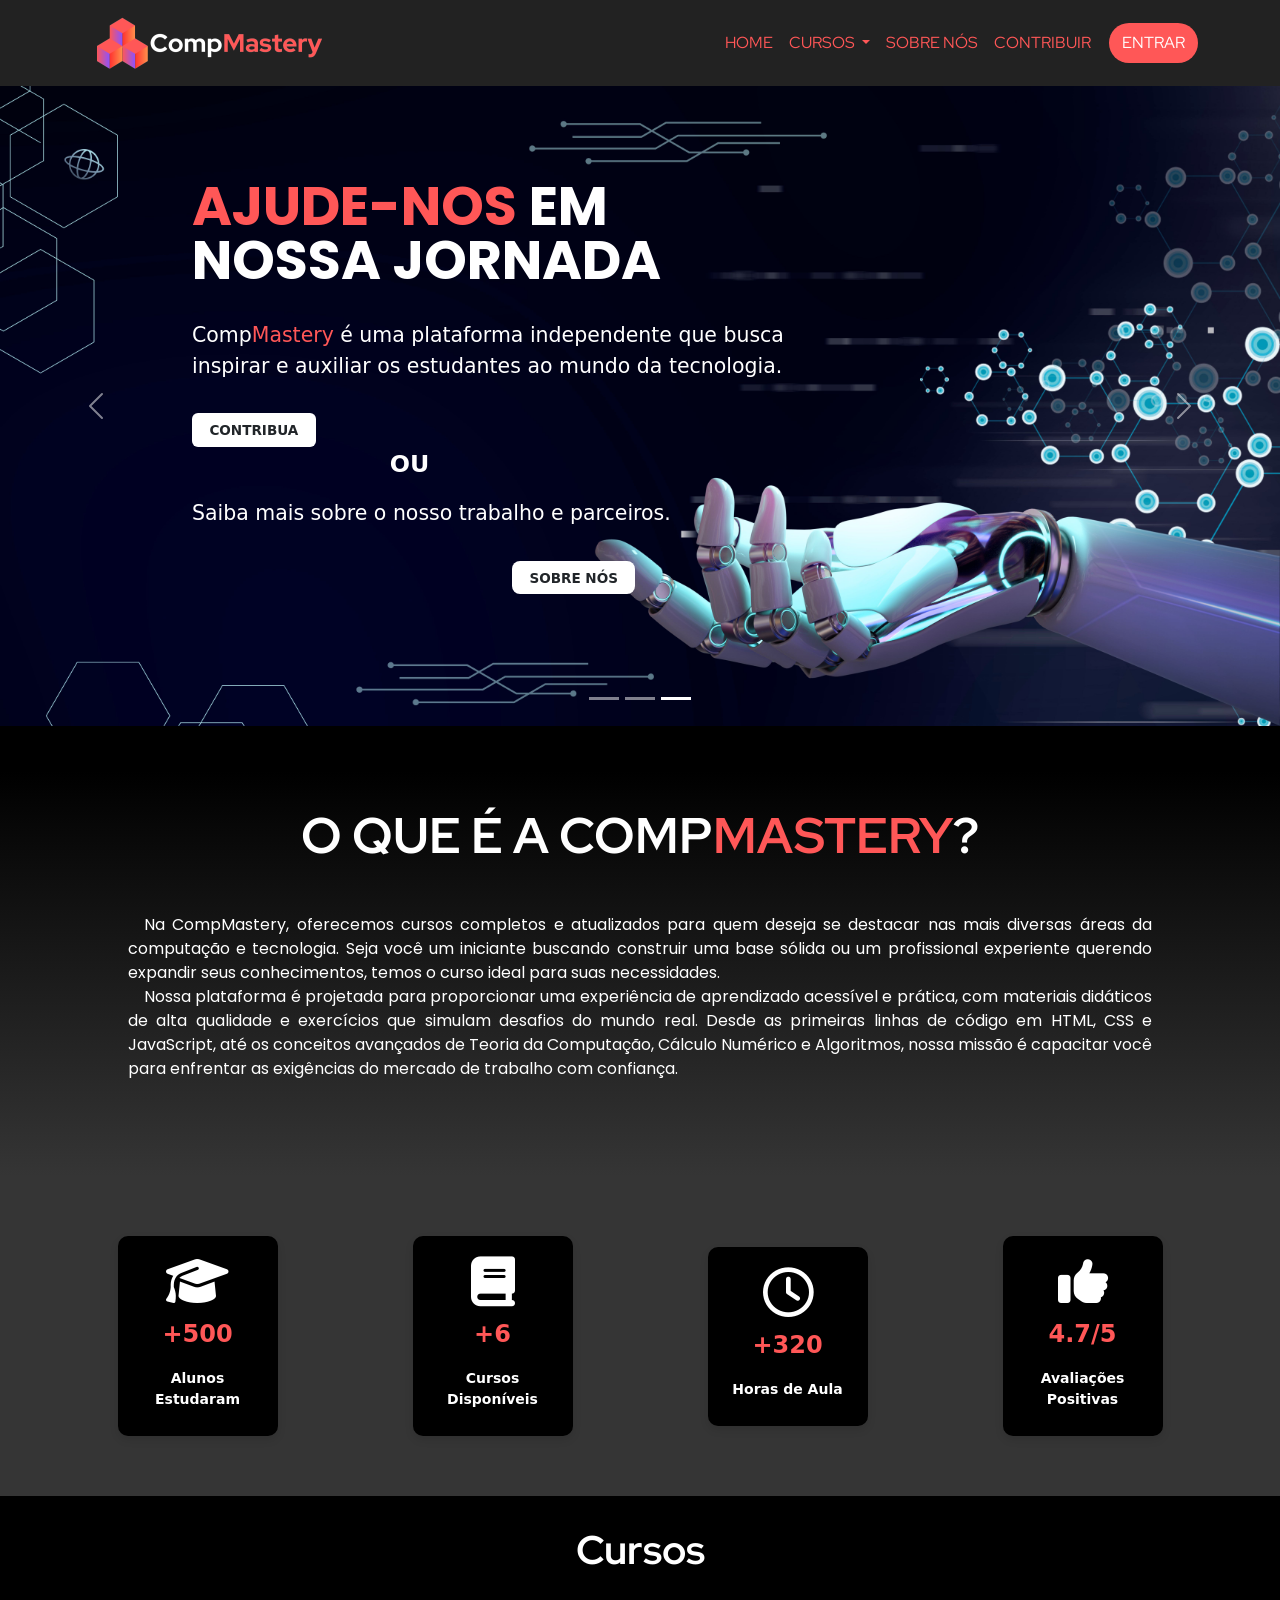
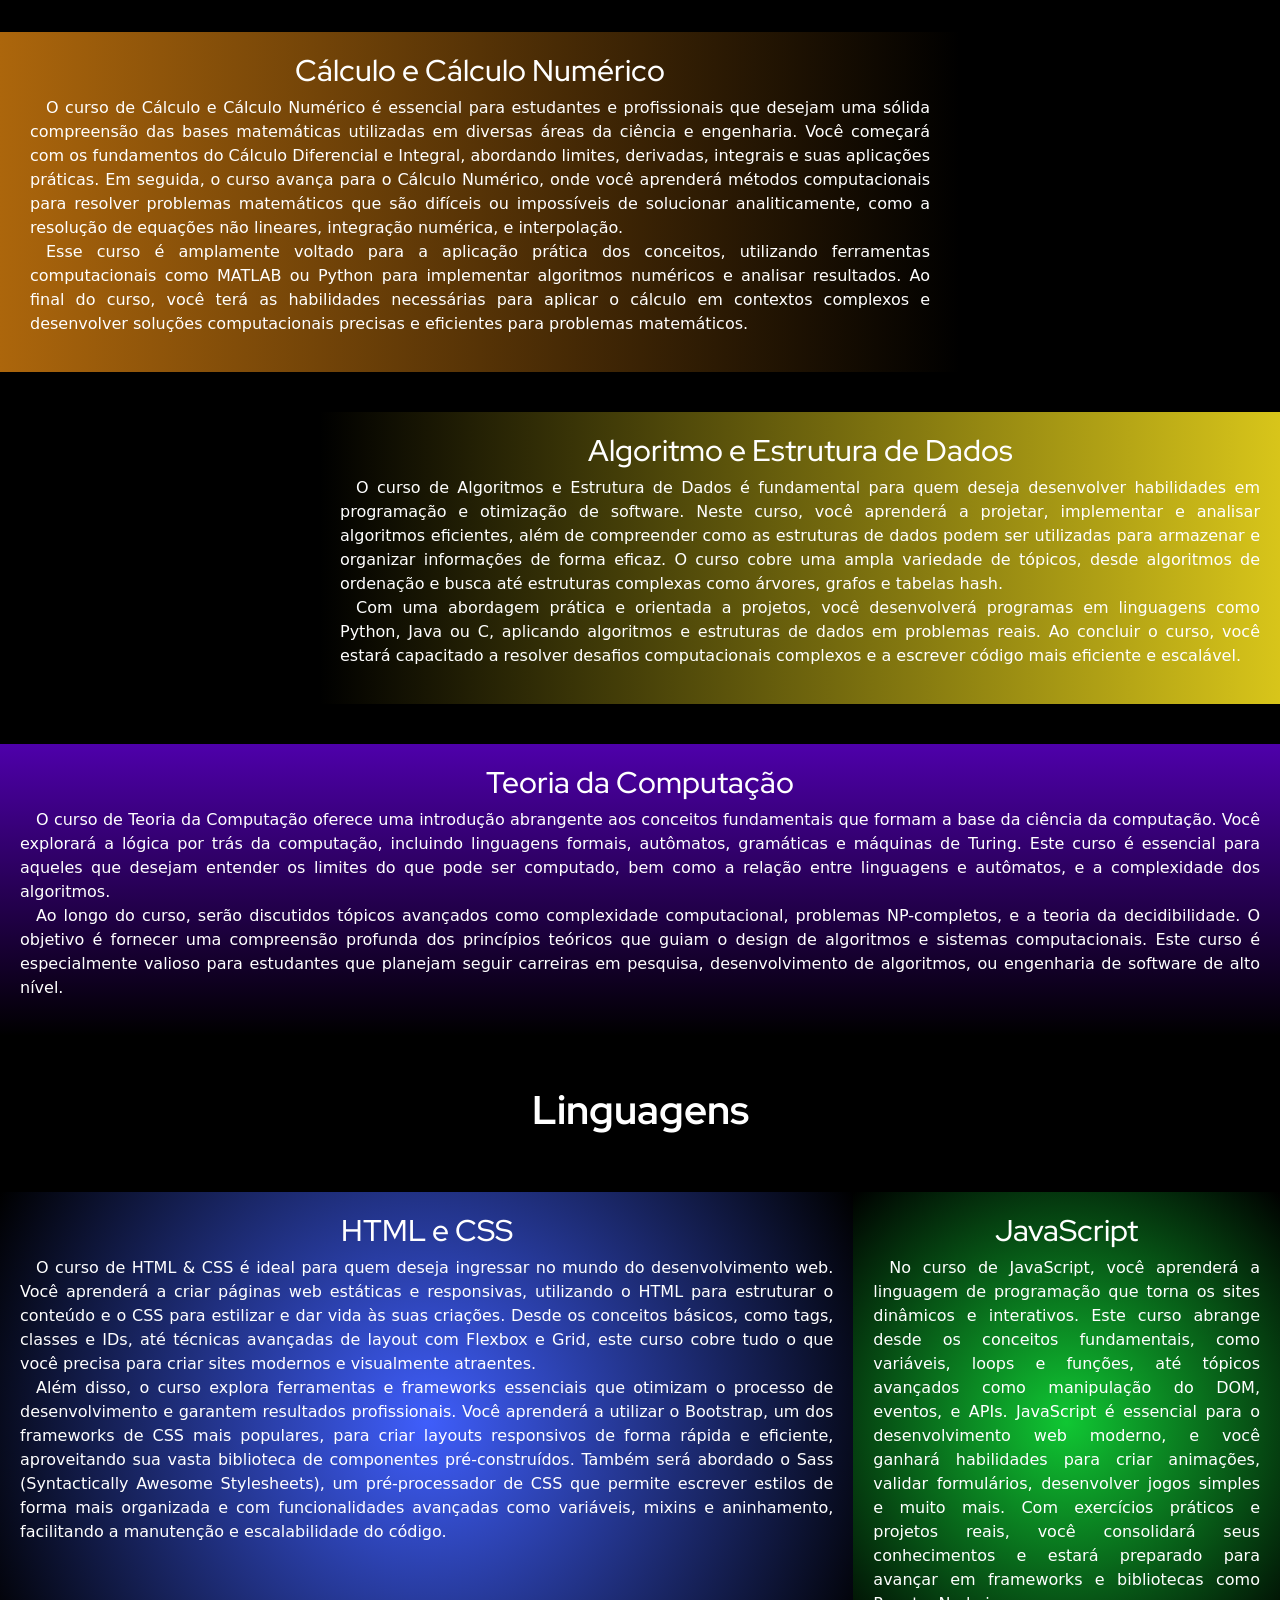
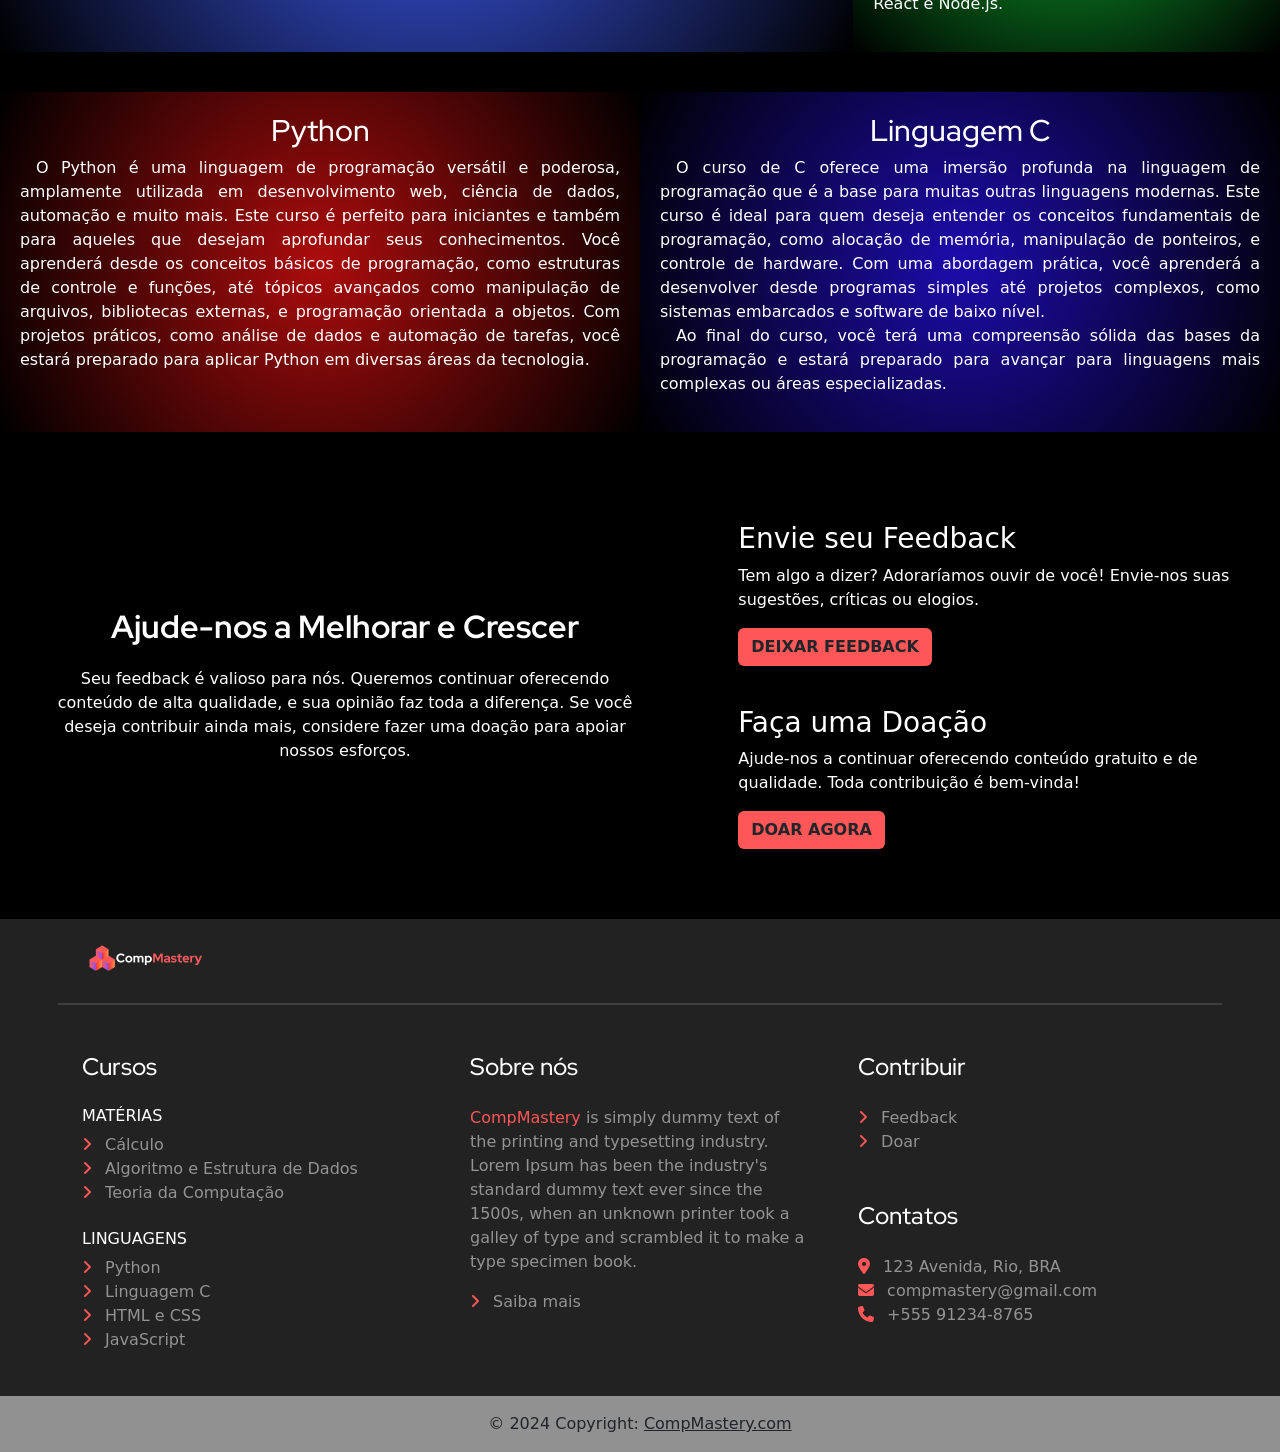
<file: modulo-4-html-css-intermediario/index.html>
<!DOCTYPE html>
<html lang="pt">
    <head>
        <meta charset="UTF-8">
        <meta name="viewport" content="width=device-width, initial-scale=1.0">
        <title>CompMastery</title>
        <!--Bootstrap-->
        <link href="https://cdn.jsdelivr.net/npm/bootstrap@5.3.3/dist/css/bootstrap.min.css" rel="stylesheet" integrity="sha384-QWTKZyjpPEjISv5WaRU9OFeRpok6YctnYmDr5pNlyT2bRjXh0JMhjY6hW+ALEwIH" crossorigin="anonymous">
        <script src="https://cdn.jsdelivr.net/npm/bootstrap@5.3.3/dist/js/bootstrap.bundle.min.js" integrity="sha384-YvpcrYf0tY3lHB60NNkmXc5s9fDVZLESaAA55NDzOxhy9GkcIdslK1eN7N6jIeHz" crossorigin="anonymous"></script>
        <!--GoogleFonts-->
        <link rel="preconnect" href="https://fonts.googleapis.com">
        <link rel="preconnect" href="https://fonts.gstatic.com" crossorigin>
        <link rel="stylesheet" href="https://cdnjs.cloudflare.com/ajax/libs/font-awesome/6.4.0/css/all.min.css">
        <!--Icones/Font Awesome-->
        <link rel="stylesheet" href="https://cdnjs.cloudflare.com/ajax/libs/font-awesome/6.4.0/css/all.min.css">
        <!--Red Hat Display-->
        <link href="https://fonts.googleapis.com/css2?family=Red+Hat+Display:ital,wght@0,300..900;1,300..900&family=Roboto:ital,wght@0,100;0,300;0,400;0,500;0,700;0,900;1,100;1,300;1,400;1,500;1,700;1,900&display=swap" rel="stylesheet">
        <!--Poppins-->
        <link href="https://fonts.googleapis.com/css2?family=Poppins:ital,wght@0,100;0,200;0,300;0,400;0,500;0,600;0,700;0,800;0,900;1,100;1,200;1,300;1,400;1,500;1,600;1,700;1,800;1,900&display=swap" rel="stylesheet">
        <!--CSS Script-->
        <link rel="stylesheet" href="css/styles.css">
        <!--Favicon-->
        <link rel="icon" href="img/favicon.jpg" type="image/x-icon">
    </head>
<body>

    <!--Header / Navegação-->
    <nav class="navbar navbar-expand-lg navbar-dark fixed-top navbar-shrink" id="mainNav">
        <div class="container">
            <a class="navbar-brand" href="index.html"><img class="navbar-logo" href="index.html" src="img/Logo-1000x240.png" alt="..."></a>
            <button class="navbar-toggler navbar-button-bg-red" type="button" data-bs-toggle="collapse" data-bs-target="#navbarResponsive">
                <span class="fa fa-bars text-dark"></span>
            </button>
            <div class="collapse navbar-collapse" id="navbarResponsive">
                <ul class="navbar-nav text-uppercase ms-auto py-4 py-lg-0">
                    <li class="nav-item navbar-item"><a class="nav-link navbar-item" href="index.html">Home</a></li>
                    <li class="nav-item dropdown">
                        <a class="nav-link dropdown-toggle navbar-item" href="#" role="button" data-bs-toggle="dropdown" aria-expanded="false">
                        Cursos
                        </a>
                        <ul class="dropdown-menu bg-dark">
                            <li><a class="dropdown-item text-light disabled navbar-item" href="#">MATÉRIAS</a></li>
                            <li><a class="dropdown-item navbar-item" href="#">Cálculo</a></li>
                            <li><a class="dropdown-item navbar-item" href="#">Algoritmo e estrutura de dados</a></li>
                            <li><a class="dropdown-item navbar-item" href="#">Teoria da computação</a></li>
                            <li><hr class="dropdown-divider"></li>
                            <li><a class="dropdown-item text-light disabled navbar-item" href="#">LINGUAGENS</a></li>
                            <li><a class="dropdown-item navbar-item" href="#">Python</a></li>
                            <li><a class="dropdown-item navbar-item" href="#">Linguagem C</a></li>
                            <li><a class="dropdown-item navbar-item" href="#">HTML e CSS</a></li>
                            <li><a class="dropdown-item navbar-item" href="#">JavaScript</a></li>
                        </ul>
                    </li>
                    <li class="nav-item"><a class="nav-link navbar-item" href="#">Sobre nós</a></li>
                    <li class="nav-item"><a class="nav-link navbar-item" href="#">Contribuir</a></li>
                    <li class="nav-item navbar-login"><a class="nav-link navbar-login-text" href="#"> Entrar </a></li>    <!--Estilizar login com button-->          
                </ul>
            </div>
        </div>
    </nav>

    <!--Main / Conteúdo-->
    <div class="container-fluid main">
        <div class="row">

            <!--Div 1-->
            <div class="main-div-1">
                <section>
                    <!--Banner PC/Tablet-->
                    <div class="container-fluid main-banner">
                    
                        <div id="myCarousel" class="carousel slide" data-bs-ride="carousel">
                            <div class="carousel-indicators">
                                <button type="button" data-bs-target="#myCarousel" data-bs-slide-to="0" aria-label="Banner 1" ></button>
                                <button type="button" data-bs-target="#myCarousel" data-bs-slide-to="1" aria-label="Banner 2"></button>
                                <button type="button" data-bs-target="#myCarousel" data-bs-slide-to="2" aria-label="Banner 3" class="active" aria-current="true"></button>
                            </div>
                            <div class="carousel-inner">
                                <div class="carousel-item">
                                    <img src="img/Banner-1.jpg" class="img-fluid main-banner-img">
                        
                                    <div class="container">
                                        <div class="carousel-caption text-start main-banner-content">
                                            <h1 class="main-banner-title text-uppercase">Torne-se um<br> <t class="text-red">Cientista</t> da<br> Computação</h1>
                                            <p class="styleParagrafoBanner main-banner-text">Cursos grátis de todos conteúdos para você atingir o<br> próximo nível.</p>
                                            <a href="#" class="btn main-banner-button text-uppercase">Entrar</a>
                                        </div>
                                    </div>
                                </div>
                                <div class="carousel-item">
                                    <img src="img/Banner-2.jpg" class="img-fluid main-banner-img">
                                    
                                    <div class="container">
                                        <div class="carousel-caption text-start main-banner-content">
                                            <h1 class="main-banner-title text-uppercase">Junte-se a<br>profissão do<br><t class="text-red">Futuro</t></h1>
                                            <p class="styleParagrafoBanner main-banner-text">Com cursos em mais de 20 matérias diferentes que<br> abrangem diversas 
                                            áreas de programação.</p>
                                            <a href="#" class="btn main-banner-button text-uppercase">Ver cursos</a>
                                        </div>
                                    </div>
                                </div>
                                <div class="carousel-item active">
                                    <img src="img/Banner-3.jpg" class="img-fluid main-banner-img">
                        
                                    <div class="container">
                                        <div class="carousel-caption text-start main-banner-content-special">
                                            <h1 class="main-banner-title text-uppercase"><t class="text-red">Ajude-nos</t> em<br> nossa Jornada</h1>
                                            <p class="styleParagrafoBanner main-banner-text">Comp<t class="text-red">Mastery</t> é uma plataforma independente que busca<br> inspirar e 
                                            auxiliar os estudantes ao mundo da tecnologia.</p>
                                            <a href="#" class="btn main-banner-button text-uppercase">Contribua</a>
                                            <p class="main-banner-text-ou">OU</p>
                                            <p class="styleParagrafoBanner main-banner-text">Saiba mais sobre o nosso trabalho e parceiros.</p>
                                            <a href="#" class="btn btn-lg main-banner-button-special text-uppercase">Sobre nós</a>
                                        </div>
                                    </div>
                                </div>
                            </div>
                            <button class="carousel-control-prev" type="button" data-bs-target="#myCarousel" data-bs-slide="prev">
                                <span class="carousel-control-prev-icon" aria-hidden="true"></span>
                                <span class="visually-hidden">Previous</span>
                            </button>
                            <button class="carousel-control-next" type="button" data-bs-target="#myCarousel" data-bs-slide="next">
                                <span class="carousel-control-next-icon" aria-hidden="true"></span>
                                <span class="visually-hidden">Next</span>
                            </button>
                        </div>
                    </div>
                </section>
                <section>
                    <!--Banner Mobile-->
                    <div class="container-fluid main-banner-mobile">
                    
                        <div id="myCarousel" class="carousel slide" data-bs-ride="carousel">
                            <div class="carousel-indicators">
                                <button type="button" data-bs-target="#myCarousel" data-bs-slide-to="0" aria-label="Banner 1" ></button>
                                <button type="button" data-bs-target="#myCarousel" data-bs-slide-to="1" aria-label="Banner 2"></button>
                                <button type="button" data-bs-target="#myCarousel" data-bs-slide-to="2" aria-label="Banner 3" class="active" aria-current="true"></button>
                            </div>
                            <div class="carousel-inner">
                                <div class="carousel-item">
                                    <img src="img/Banner-mobile-1.jpg" class="img-fluid main-banner-mobile-img">
                        
                                    <div class="container">
                                        <div class="carousel-caption text-start main-banner-mobile-content">
                                            <h1 class="main-banner-mobile-title text-uppercase">Torne-se um<br> <t class="text-red">Cientista</t> da<br> Computação</h1>
                                            <p class="styleParagrafoBanner main-banner-mobile-text">
                                                Cursos grátis de todos conteúdos para você atingir o próximo nível.
                                            </p>
                                            <a href="#" class="btn main-banner-mobile-button text-uppercase">Entrar</a>
                                        </div>
                                    </div>
                                </div>
                                <div class="carousel-item">
                                    <img src="img/Banner-mobile-2.jpg" class="img-fluid main-banner-mobile-img">
                                    
                                    <div class="container">
                                        <div class="carousel-caption text-start main-banner-mobile-content">
                                            <h1 class="main-banner-mobile-title text-uppercase">Junte-se a<br>profissão do<br><t class="text-red">Futuro</t></h1>
                                            <p class="styleParagrafoBanner main-banner-mobile-text">
                                                Com cursos em mais de 20 matérias diferentes que abrangem diversas 
                                                áreas de programação.
                                            </p>
                                            <a href="#" class="btn main-banner-mobile-button text-uppercase">Ver cursos</a>
                                        </div>
                                    </div>
                                </div>
                                <div class="carousel-item active">
                                    <img src="img/Banner-mobile-3.jpg" class="img-fluid main-banner-mobile-img">
                        
                                    <div class="container">
                                        <div class="carousel-caption text-start main-banner-mobile-content-special">
                                            <h1 class="main-banner-mobile-title text-uppercase"><t class="text-red">Ajude-nos</t> em nossa Jornada</h1>
                                            <p class="styleParagrafoBanner main-banner-mobile-text">
                                                Comp<t class="text-red">Mastery</t> é uma plataforma independente 
                                                que busca inspirar e auxiliar os estudantes ao mundo da tecnologia.
                                            </p>
                                            <a href="#" class="btn main-banner-mobile-button text-uppercase">Contribua</a>
                                            <p class="main-banner-mobile-text-ou">OU</p>
                                            <p class="styleParagrafoBanner main-banner-mobile-text">Saiba mais sobre o nosso trabalho e parceiros.</p>
                                            <a href="#" class="btn btn-lg main-banner-mobile-button-special text-uppercase">Sobre nós</a>
                                        </div>
                                    </div>
                                </div>
                            </div>
                            <button class="carousel-control-prev" type="button" data-bs-target="#myCarousel" data-bs-slide="prev">
                                <span class="carousel-control-prev-icon" aria-hidden="true"></span>
                                <span class="visually-hidden">Previous</span>
                            </button>
                            <button class="carousel-control-next" type="button" data-bs-target="#myCarousel" data-bs-slide="next">
                                <span class="carousel-control-next-icon" aria-hidden="true"></span>
                                <span class="visually-hidden">Next</span>
                            </button>
                        </div>
                    </div>
                </section>
            </div>

            <!--Div 2-->
            <div class="main-div-2">
                <h2 class="main-div-2-title text-uppercase mb-5">O que é a Comp<t class="text-red">Mastery</t>?</h2>
                <p class="main-div-2-text">
                    &emsp;Na CompMastery, oferecemos cursos completos e atualizados para quem deseja se destacar nas mais diversas áreas da computação
                    e tecnologia. Seja você um iniciante buscando construir uma base sólida ou um profissional experiente querendo expandir seus conhecimentos, 
                    temos o curso ideal para suas necessidades.
                    <br>
                    &emsp;Nossa plataforma é projetada para proporcionar uma experiência de aprendizado acessível e prática, com materiais didáticos de alta 
                    qualidade e exercícios que simulam desafios do mundo real. Desde as primeiras linhas de código em HTML, CSS e JavaScript, até os conceitos 
                    avançados de Teoria da Computação, Cálculo Numérico e Algoritmos, nossa missão é capacitar você para enfrentar as exigências do 
                    mercado de trabalho com confiança.
                </p>
            </div>

            <!--Div 3-->
            <div class="main-div-3 container-fluid">
                <div class="main-info-box">
                    <i class="fa-sharp fa-solid fa-graduation-cap main-info-icon"></i>
                    <p class="main-info-number">+500</p>
                    <p class="main-info-label">Alunos Estudaram</p>
                </div>
                <div class="main-info-box">
                    <i class="fa-solid fa-book main-info-icon"></i>
                    <p class="main-info-number">+6</p>
                    <p class="main-info-label">Cursos Disponíveis</p>
                </div>
                <div class="main-info-box">
                    <i class="fa-regular fa-clock main-info-icon"></i>
                    <p class="main-info-number">+320</p>
                    <p class="main-info-label">Horas de Aula</p>
                </div>
                <div class="main-info-box">
                    <i class="fa-solid fa-thumbs-up main-info-icon"></i>
                    <p class="main-info-number">4.7/5</p>
                    <p class="main-info-label">Avaliações Positivas</p>
                </div>
            </div>

            <!--Div 4-->
            <div class="main-div-4">
                <h2 class="main-div-4-title">Cursos</h2>
            </div>

            <!--Div 5-->
            <div class="main-div-5">
                <div class="col-lg-9 main-div-5-1">
                    <h3 class="main-div-5-title">Cálculo e Cálculo Numérico</h2>
                    <p class="main-div-5-text">
                        &emsp;O curso de Cálculo e Cálculo Numérico é essencial para estudantes e profissionais que desejam uma sólida
                        compreensão das bases matemáticas utilizadas em diversas áreas da ciência e engenharia. Você começará com os
                        fundamentos do Cálculo Diferencial e Integral, abordando limites, derivadas, integrais e suas aplicações práticas.
                        Em seguida, o curso avança para o Cálculo Numérico, onde você aprenderá métodos computacionais para resolver
                        problemas matemáticos que são difíceis ou impossíveis de solucionar analiticamente, como a resolução de equações
                        não lineares, integração numérica, e interpolação.
                        <br>
                        &emsp;Esse curso é amplamente voltado para a aplicação prática dos conceitos, utilizando ferramentas computacionais
                        como MATLAB ou Python para implementar algoritmos numéricos e analisar resultados. Ao final do curso, você terá as
                        habilidades necessárias para aplicar o cálculo em contextos complexos e desenvolver soluções computacionais precisas 
                        e eficientes para problemas matemáticos.
                    </p>
                </div>

                <div class="col-lg-3">
                    <!--Espaçamento responsivo-->
                </div>
                
                <div class="col-lg-3">
                    <!--Espaçamento responsivo-->
                </div>

                <div class="col-lg-9 main-div-5-2">
                    <h3 class="main-div-5-title">Algoritmo e Estrutura de Dados</h2>
                    <p class="main-div-5-text">
                        &emsp;O curso de Algoritmos e Estrutura de Dados é fundamental para quem deseja desenvolver habilidades em programação
                        e otimização de software. Neste curso, você aprenderá a projetar, implementar e analisar algoritmos eficientes, 
                        além de compreender como as estruturas de dados podem ser utilizadas para armazenar e organizar informações de forma eficaz. 
                        O curso cobre uma ampla variedade de tópicos, desde algoritmos de ordenação e busca até estruturas complexas como árvores, 
                        grafos e tabelas hash.
                        <br>
                        &emsp;Com uma abordagem prática e orientada a projetos, você desenvolverá programas em linguagens como Python, Java ou C, 
                        aplicando algoritmos e estruturas de dados em problemas reais. Ao concluir o curso, você estará capacitado a resolver desafios 
                        computacionais complexos e a escrever código mais eficiente e escalável.
                    </p>
                </div>
                <div class="col-lg-12 main-div-5-3">
                    <h3 class="main-div-5-title">Teoria da Computação</h2>
                    <p class="main-div-5-text">
                        &emsp;O curso de Teoria da Computação oferece uma introdução abrangente aos conceitos fundamentais que formam a base da 
                        ciência da computação. Você explorará a lógica por trás da computação, incluindo linguagens formais, autômatos, gramáticas 
                        e máquinas de Turing. Este curso é essencial para aqueles que desejam entender os limites do que pode ser computado, bem como
                        a relação entre linguagens e autômatos, e a complexidade dos algoritmos.
                        <br>
                        &emsp;Ao longo do curso, serão discutidos tópicos avançados como complexidade computacional, problemas NP-completos, e a 
                        teoria da decidibilidade. O objetivo é fornecer uma compreensão profunda dos princípios teóricos que guiam o design de algoritmos 
                        e sistemas computacionais. Este curso é especialmente valioso para estudantes que planejam seguir carreiras em pesquisa, 
                        desenvolvimento de algoritmos, ou engenharia de software de alto nível.
                    </p>
                </div>
            </div>

            <!--Div 6-->
            <div class="main-div-6">
                <h2 class="main-div-4-title">Linguagens</h2>
            </div>
            
            <!--Div 7-->
            <div class="main-div-7">
                <div class="col-xl-8 main-div-7-1">
                    <h2 class="main-div-7-title">HTML e CSS</h2>
                    <p class="main-div-7-text">
                        &emsp;O curso de HTML & CSS é ideal para quem deseja ingressar no mundo do desenvolvimento web. Você aprenderá a criar páginas web estáticas
                        e responsivas, utilizando o HTML para estruturar o conteúdo e o CSS para estilizar e dar vida às suas criações. Desde os conceitos
                        básicos, como tags, classes e IDs, até técnicas avançadas de layout com Flexbox e Grid, este curso cobre tudo o que você precisa
                        para criar sites modernos e visualmente atraentes.
                        <br>
                        &emsp;Além disso, o curso explora ferramentas e frameworks essenciais que otimizam o processo de desenvolvimento e garantem resultados
                        profissionais. Você aprenderá a utilizar o Bootstrap, um dos frameworks de CSS mais populares, para criar layouts responsivos de forma 
                        rápida e eficiente, aproveitando sua vasta biblioteca de componentes pré-construídos. Também será abordado o Sass 
                        (Syntactically Awesome Stylesheets), um pré-processador de CSS que permite escrever estilos de forma mais organizada e com funcionalidades 
                        avançadas como variáveis, mixins e aninhamento, facilitando a manutenção e escalabilidade do código.
                    </p>
                </div>

                <div class="col-xl-4 main-div-7-2">
                    <h2 class="main-div-7-title">JavaScript</h2>
                    <p class="main-div-7-text">
                        &emsp;No curso de JavaScript, você aprenderá a linguagem de programação que
                        torna os sites dinâmicos e interativos. Este curso abrange desde os conceitos fundamentais, 
                        como variáveis, loops e funções, até tópicos avançados como manipulação do DOM, eventos, e APIs.
                        JavaScript é essencial para o desenvolvimento web moderno, e você ganhará habilidades para criar 
                        animações, validar formulários, desenvolver jogos simples e muito mais. Com exercícios práticos e 
                        projetos reais, você consolidará seus conhecimentos e estará preparado para avançar em frameworks e
                        bibliotecas como React e Node.js.
                        </p>
                </div>
                <div class="col-lg-6 main-div-7-3">
                    <h2 class="main-div-7-title">Python</h2>
                    <p class="main-div-7-text">
                        &emsp;O Python é uma linguagem de programação versátil e poderosa, amplamente utilizada em desenvolvimento
                        web, ciência de dados, automação e muito mais. Este curso é perfeito para iniciantes e também para
                        aqueles que desejam aprofundar seus conhecimentos. Você aprenderá desde os conceitos básicos de programação,
                        como estruturas de controle e funções, até tópicos avançados como manipulação de arquivos, bibliotecas externas,
                        e programação orientada a objetos. Com projetos práticos, como análise de dados e automação de tarefas, você estará
                        preparado para aplicar Python em diversas áreas da tecnologia.
                    </p>
                </div>
                <div class="col-lg-6 main-div-7-4">
                    <h2 class="main-div-7-title">Linguagem C</h2>
                    <p class="main-div-7-text">
                        &emsp;O curso de C oferece uma imersão profunda na linguagem de programação que é a base para muitas outras
                        linguagens modernas. Este curso é ideal para quem deseja entender os conceitos fundamentais de programação,
                        como alocação de memória, manipulação de ponteiros, e controle de hardware. Com uma abordagem prática, você aprenderá
                        a desenvolver desde programas simples até projetos complexos, como sistemas embarcados e software de baixo nível.
                        <br>
                        &emsp;Ao final do curso, você terá uma compreensão sólida das bases da programação e estará preparado para avançar para linguagens
                        mais complexas ou áreas especializadas.
                    </p>
                </div>
            </div>

            <!--Div 8-->
            <div class="main-div-8">
                <div class="main-cta col-md-6">
                    <h2 class="main-cta-title">Ajude-nos a Melhorar e Crescer</h2>
                    <p class="main-cta-text">
                        Seu feedback é valioso para nós. Queremos continuar oferecendo conteúdo de alta qualidade, e 
                        sua opinião faz toda a diferença. Se você deseja contribuir ainda mais, considere fazer uma doação para apoiar nossos esforços.
                    </p>
                </div>

                <div class="col-md-1">
                    <!--Espaçamento responsivo-->
                </div>

                <div class="actions col-md-5">
                    <div class="feedback">
                        <h3>Envie seu Feedback</h3>
                        <p>Tem algo a dizer? Adoraríamos ouvir de você! Envie-nos suas sugestões, críticas ou elogios.</p>
                        <a href="#" class="btn btn-md main-cta-button text-uppercase">Deixar Feedback</a>
                    </div>
                    
                    <div class="donation">
                        <h3>Faça uma Doação</h3>
                        <p>Ajude-nos a continuar oferecendo conteúdo gratuito e de qualidade. Toda contribuição é bem-vinda!</p>
                        <a href="#" class="btn btn-md main-cta-button text-uppercase">Doar agora</a>
                    </div>
                </div>
            </div>

        </div>  
    </div>

    <!--Footer / Rodapé-->
    <div class="container-fluid footer">
        <div class="container py-4">
            <div class="row g-5">
                <div class="col-12">
                    <a class="footer-logo" href="index.html"><img class="footer-logo" href="index.html" src="img/Logo-1000x240.png" alt="..."></a>
                </div>
                <hr style="margin: 30px 0 0 0;">
                <div class="col-md-6 col-lg-4">
                    <div class=" d-flex flex-column">
                        <h4 class="mb-4 footer-item-title text-white">Cursos</h4>
                        <h6 class="text-white">MATÉRIAS</h6>
                        <a href="" class="footer-item text-gray"><i class="text-red fas fa-angle-right me-2"></i> Cálculo</a>
                        <a href="" class="footer-item text-gray"><i class="text-red fas fa-angle-right me-2"></i> Algoritmo e Estrutura de Dados</a>
                        <a href="" class="footer-item text-gray"><i class="text-red fas fa-angle-right me-2"></i> Teoria da Computação</a>
                        <h6 class="text-white mt-4">LINGUAGENS</h6>
                        <a href="" class="footer-item text-gray"><i class="text-red fas fa-angle-right me-2"></i> Python</a>
                        <a href="" class="footer-item text-gray"><i class="text-red fas fa-angle-right me-2"></i> Linguagem C</a>
                        <a href="" class="footer-item text-gray"><i class="text-red fas fa-angle-right me-2"></i> HTML e CSS</a>
                        <a href="" class="footer-item text-gray"><i class="text-red fas fa-angle-right me-2"></i> JavaScript</a>
                    </div>
                </div>
                <div class="col-md-6 col-lg-4">
                    <div class="d-flex flex-column">
                        <h4 class="mb-4 footer-item-title">Sobre nós</h4>
                        <p class="text-gray">
                            <t class="text-red">CompMastery</t> is simply dummy text of the printing and typesetting industry. 
                            Lorem Ipsum has been the industry's standard dummy text ever since the 1500s, 
                            when an unknown printer took a galley of type and scrambled it to make a type specimen book.
                        </p>
                        <a href="" class="footer-item text-gray"><i class="text-red fas fa-angle-right me-2"></i> Saiba mais</a>
                    </div>
                </div>
                <div class="col-md-6 col-lg-4">
                    <div class="d-flex flex-column">
                        <h4 class="mb-4 footer-item-title">Contribuir</h4>
                        <a href="" class="footer-item text-gray"><i class="text-red fas fa-angle-right me-2"></i> Feedback</a>
                        <a href="" class="footer-item text-gray"><i class="text-red fas fa-angle-right me-2"></i> Doar</a>
                        <h4 class="mt-5 mb-4 footer-item-title">Contatos</h4>
                        <a href="" class="footer-item text-gray"><i class="text-red fa fa-map-marker-alt me-2"></i> 123 Avenida, Rio, BRA</a>
                        <a href="" class="footer-item text-gray"><i class="text-red fas fa-envelope me-2"></i> compmastery@gmail.com</a>
                        <a href="" class="footer-item text-gray"><i class="text-red fas fa-phone me-2"></i> +555 91234-8765</a>
                    </div>
                </div>
            </div>
        </div>
    </div>

    <!--Copyright / Direitos autorais-->
    <div class="copyright text-center p-3">
        © 2024 Copyright:
        <a class="text-body" href="https://CompMastery.com/">CompMastery.com</a>
      </div>

</body>
</html>
</file>
<file: modulo-4-html-css-intermediario/css/styles.css>
/*sass --watch sass/styles.sass:css/styles.css*/
body {
  margin: 0;
  padding: 0;
}

hr {
  margin: 0 0;
  height: 1px;
  border: 1px solid #939393;
}

.text-red {
  color: #ff5757;
}

.text-gray {
  color: #939393;
}

.carousel-caption {
  padding-top: 1.06vw;
  padding-bottom: 1.06vw;
}

.navbar {
  background-color: #222;
}
.navbar-logo {
  max-height: 60px;
}
.navbar-item {
  color: #ff5757;
  font-family: Red Hat Display;
}
.navbar-item:hover {
  background-color: #222;
  color: #8a2f2f;
}
.navbar-button-bg-red {
  background-color: #ff5757;
}
.navbar-login {
  background-color: #ff5757;
  margin-left: 10px;
  padding: 0 5px 0 5px;
  border-radius: 50px 50px 50px 50px;
  transition: 0.5s;
}
.navbar-login-text {
  color: white;
  font-family: Red Hat Display;
}
.navbar-login:hover {
  background-color: #8a2f2f;
  transition: 0.5s;
}

.main {
  padding-top: 86px;
}
.main-div-1 {
  padding: 0 0 0 0;
}
.main-banner {
  padding-right: 0;
  padding-left: 0;
}
@media (max-width: 768px) {
  .main-banner {
    display: none;
  }
}
.main-banner-content {
  margin-bottom: 14vw;
}
.main-banner-content-special {
  margin-bottom: 7.66vw;
}
.main-banner-title {
  font-family: Poppins;
  font-weight: bold;
  font-size: 4.25vw;
  line-height: 1;
  margin-bottom: 2.5vw;
}
.main-banner-text {
  font-size: 1.6vw;
  margin-bottom: 2.5vw;
}
.main-banner-text-ou {
  color: white;
  font-weight: bold;
  font-size: 1.86vw;
  margin-left: 15.45vw;
}
.main-banner-button {
  background-color: white;
  font-weight: bold;
  padding: 0.43vw 1.28vw;
  font-size: 1.06vw;
}
.main-banner-button-special {
  background-color: white;
  font-weight: bold;
  padding: 0.43vw 1.28vw;
  font-size: 1.06vw;
  margin-left: 25vw;
}
.main-banner-mobile {
  padding-right: 0;
  padding-left: 0;
  display: none;
}
@media (max-width: 768px) {
  .main-banner-mobile {
    display: block;
  }
}
.main-banner-mobile-img {
  filter: brightness(50%);
}
.main-banner-mobile-content {
  margin-bottom: 70vw;
}
.main-banner-mobile-content-special {
  margin-bottom: 25vw;
}
.main-banner-mobile-title {
  font-family: Poppins;
  font-weight: bold;
  text-align: center;
  font-size: 9vw;
  line-height: 1;
  margin-bottom: 10vw;
}
.main-banner-mobile-text {
  font-size: 4.5vw;
  margin-bottom: 10vw;
  text-align: justify;
}
.main-banner-mobile-text-ou {
  color: white;
  font-weight: bold;
  font-size: 4vw;
  margin-top: 5vw;
  margin-left: 33vw;
}
.main-banner-mobile-button {
  background-color: white;
  font-weight: bold;
  padding: 2vw 5vw;
  font-size: 4vw;
}
.main-banner-mobile-button-special {
  background-color: white;
  font-weight: bold;
  padding: 2vw 5vw;
  font-size: 4vw;
  margin-left: 25vw;
}
.main-div-2 {
  min-height: 450px;
  background: rgb(0, 0, 0);
  background: linear-gradient(180deg, rgb(0, 0, 0) 10%, #353535 100%);
  flex-direction: column;
  display: flex;
  justify-content: center;
  align-items: center;
  color: white;
  padding: 50px 0;
}
@media (max-width: 768px) {
  .main-div-2 {
    padding: 50px 20px;
  }
}
.main-div-2-title {
  font-size: 50px;
  font-family: Red Hat Display;
  font-weight: bold;
}
@media (max-width: 768px) {
  .main-div-2-title {
    font-size: 35px;
  }
}
.main-div-2-text {
  font-family: Poppins;
  max-width: 80vw;
  text-align: justify;
}
@media (max-width: 768px) {
  .main-div-2-text {
    font-size: 14px;
  }
}
.main-div-3 {
  color: white;
  background-color: #353535;
  display: flex;
  flex-wrap: wrap;
  justify-content: space-around;
  align-items: center;
  padding: 20px 50px;
}
.main-info-box {
  text-align: center;
  width: 160px;
  padding: 10px;
  margin: 40px;
  background-color: black;
  border-radius: 10px;
  box-shadow: 0 4px 8px rgba(0, 0, 0, 0.1);
  transition: transform 0.3s ease;
}
.main-info-box:hover {
  transform: translateY(-5px);
}
.main-info-icon {
  font-size: 50px;
  height: auto;
  margin: 10px 0;
}
.main-info-number {
  font-size: 24px;
  font-weight: bold;
  color: #ff5757;
}
.main-info-label {
  font-size: 14px;
  font-weight: bold;
  color: white;
}
.main-div-4 {
  padding: 30px 0;
  background-color: black;
  flex-direction: column;
  display: flex;
  justify-content: center;
  align-items: center;
}
.main-div-4-title {
  font-size: 40px;
  font-weight: bold;
  font-family: Red Hat Display;
  color: white;
}
.main-div-5 {
  background-color: black;
  padding: 20px 0px;
  display: flex;
  flex-wrap: wrap;
}
.main-div-5-1 {
  min-height: 100px;
  padding: 20px 30px;
  background: rgb(172, 102, 12);
  background: linear-gradient(90deg, rgb(172, 102, 12) 0%, rgb(0, 0, 0) 100%);
  margin-bottom: 40px;
}
.main-div-5-2 {
  min-height: 100px;
  padding: 20px;
  background: rgb(216, 197, 26);
  background: linear-gradient(270deg, rgb(216, 197, 26) 0%, rgb(0, 0, 0) 100%);
  margin-bottom: 40px;
}
.main-div-5-3 {
  min-height: 100px;
  padding: 20px;
  background: rgb(78, 0, 170);
  background: linear-gradient(180deg, rgb(78, 0, 170) 0%, rgb(0, 0, 0) 100%);
}
.main-div-5-title {
  text-align: center;
  color: white;
  font-family: Red Hat Display;
  font-size: 30px;
}
.main-div-5-text {
  color: white;
  text-align: justify;
}
@media (max-width: 768px) {
  .main-div-5-text {
    font-size: 14px;
  }
}
.main-div-6 {
  padding: 30px 0;
  background-color: black;
  flex-direction: column;
  display: flex;
  justify-content: center;
  align-items: center;
}
.main-div-6-title {
  font-size: 40px;
  font-weight: bold;
  font-family: Red Hat Display;
  color: white;
}
.main-div-7 {
  background-color: black;
  padding: 20px 0px;
  display: flex;
  flex-wrap: wrap;
}
.main-div-7-1 {
  min-height: 100px;
  padding: 20px;
  background: rgb(63, 94, 251);
  background: radial-gradient(circle, rgb(63, 94, 251) 0%, rgb(0, 0, 0) 100%);
  margin-bottom: 40px;
}
.main-div-7-2 {
  min-height: 100px;
  padding: 20px;
  background: rgb(16, 199, 51);
  background: radial-gradient(circle, rgb(16, 199, 51) 0%, rgb(0, 0, 0) 100%);
  margin-bottom: 40px;
}
.main-div-7-3 {
  min-height: 100px;
  padding: 20px;
  background: rgb(172, 12, 12);
  background: radial-gradient(circle, rgb(172, 12, 12) 0%, rgb(0, 0, 0) 100%);
  margin-bottom: 40px;
}
.main-div-7-4 {
  min-height: 100px;
  padding: 20px;
  background: rgb(29, 12, 172);
  background: radial-gradient(circle, rgb(29, 12, 172) 0%, rgb(0, 0, 0) 100%);
  margin-bottom: 40px;
}
.main-div-7-title {
  text-align: center;
  color: white;
  font-family: Red Hat Display;
  font-size: 30px;
}
.main-div-7-text {
  color: white;
  text-align: justify;
}
@media (max-width: 768px) {
  .main-div-7-text {
    font-size: 14px;
  }
}
.main-div-8 {
  padding: 30px 50px;
  background-color: black;
  display: flex;
  flex-wrap: wrap;
  justify-content: center;
  align-items: center;
  color: white;
}
@media (max-width: 768px) {
  .main-div-8 {
    padding: 30px 20px;
  }
}
.main-cta-title {
  text-align: center;
  font-family: Red Hat Display;
  font-weight: bold;
  margin-bottom: 20px;
}
.main-cta-text {
  text-align: center;
  margin-bottom: 40px;
}
@media (max-width: 768px) {
  .main-cta-text {
    font-size: 14px;
  }
}
.main-cta-button {
  background-color: #ff5757;
  font-weight: bold;
  margin-bottom: 40px;
}

.footer {
  background-color: #222;
  padding: 0px 50px 20px 50px;
}
.footer-logo {
  max-height: 30px;
}
.footer-item-title {
  color: white;
  font-family: Red Hat Display;
}
.footer-item {
  text-decoration: none;
  font-weight: none;
  transition: 0.5s;
}
.footer-item:hover {
  transition: 0.5s;
  color: #ff5757;
  transform: translateX(10px);
}

.copyright {
  background-color: rgb(145, 145, 145);
}

/*# sourceMappingURL=styles.css.map */
</file>
